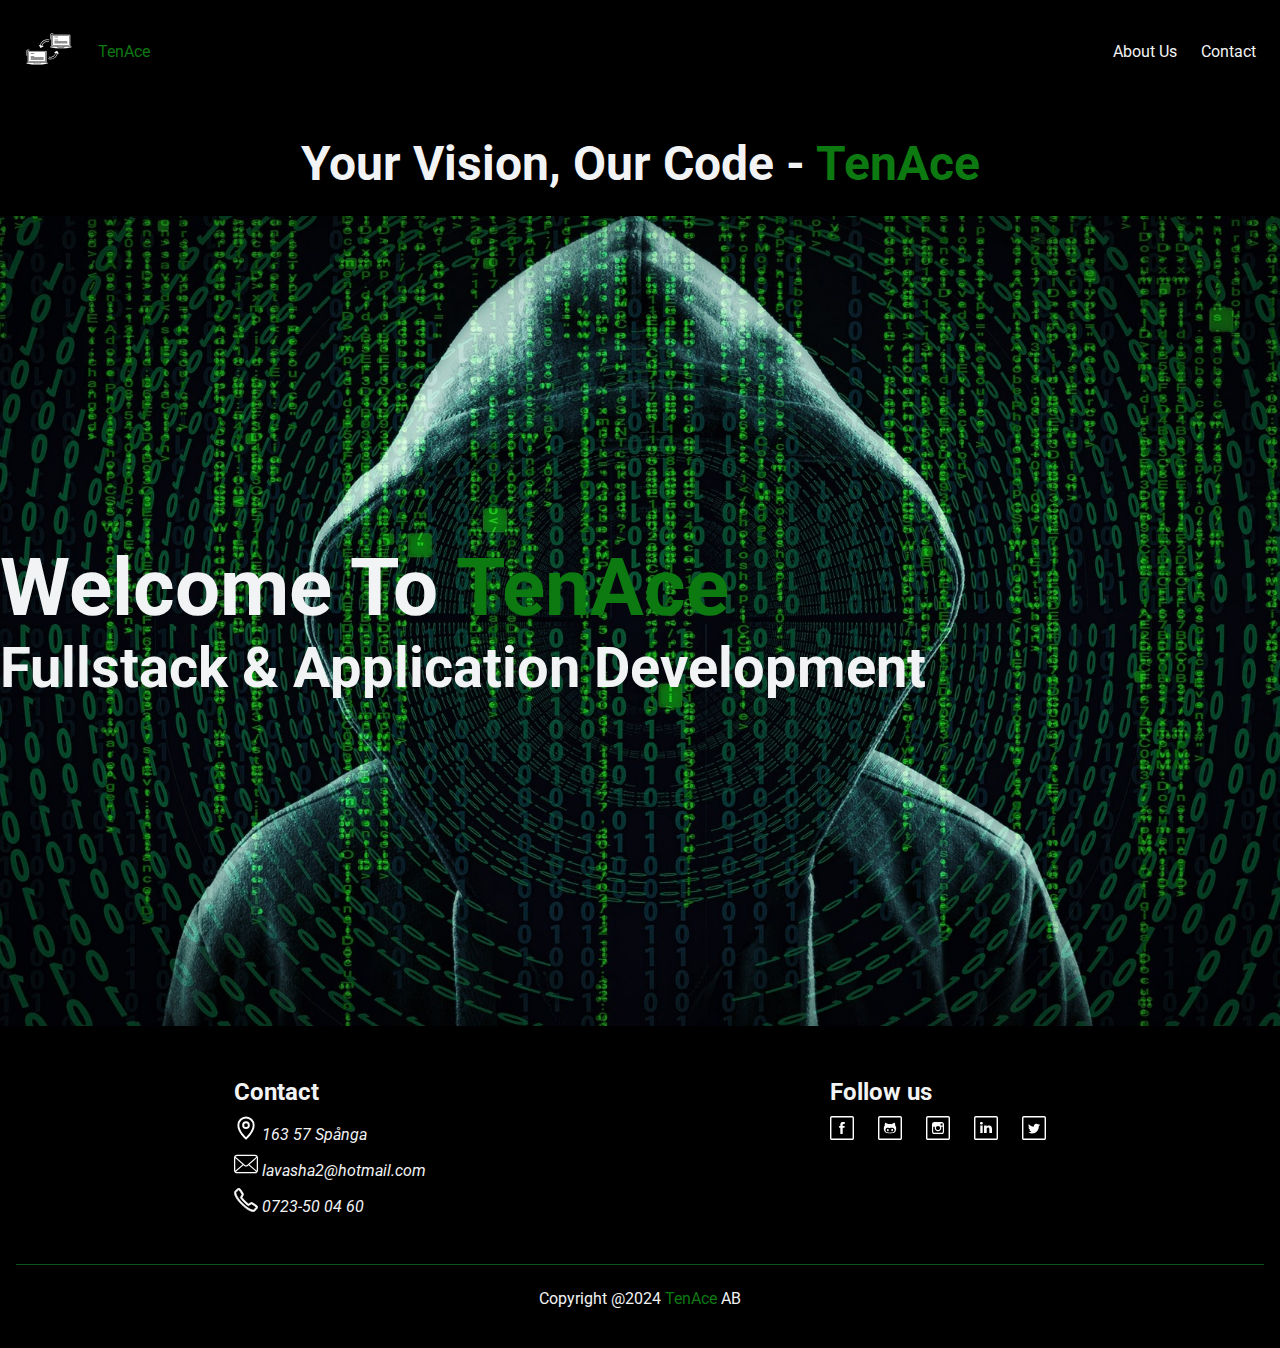
<file: html/index.html>
<!DOCTYPE html>
<html lang="en">
<head>
    <meta charset="UTF-8">
    <meta name="viewport" content="width=device-width, initial-scale=1.0">
    <title>TenAce</title>
    <link rel="stylesheet" href="./styles/styles.css">
    <link rel="stylesheet" href="./styles/global.css">
    <link rel="preconnect" href="https://fonts.googleapis.com">
    <link rel="preconnect" href="https://fonts.gstatic.com" crossorigin>
    <link href="https://fonts.googleapis.com/css2?family=Roboto&display=swap" rel="stylesheet">
</head>
<body>
    <header class="header">
        <div class="left-nav">
            <a class="nav-logo" href="./index.html"> <img src="./styles/images/computer-connection-link-svgrepo-com (2).svg" alt="tenace logo"></a>
            <a class="nav-link_brand" href="./index.html" id="menu-item_selected">TenAce</a>
        </div>
        <nav class="nav-bar">
            <a class="nav-link" href="./aboutus.html">About Us</a>
            <a class="nav-link" href="./contact.html">Contact</a>
        </nav>
    </header>

    <h1 class="page-title">Your Vision, Our Code - <span class="tenace">TenAce</span></h1>

    <section class="main-content">
        <div class="intro-container">
            <div class="intro-text">
                <h2>Welcome To <span class="tenace">TenAce</span></h2>
                <h3>Fullstack & Application Development</h3>
            </div>
        </div>
    </section>

    <section class="footer-section">
        <nav class="social-nav">
            <h3 class="social-title">Follow us</h3>
            <ul class="social-list">
                <li class="social-item">
                    <a href="#" class="social-link"> 
                        <img class="social-icon" src="./styles/images/facebook-rounded-border-svgrepo-com.svg" alt="facebook-link"> 
                    </a>
                </li>
                <li class="social-item">
                    <a href="#" class="social-link"> 
                        <img class="social-icon" src="./styles/images/github-rounded-border-svgrepo-com.svg" alt="github-link"> 
                    </a>
                </li>
                <li class="social-item">
                    <a href="#" class="social-link">  
                        <img class="social-icon" src="./styles/images/instagram-rounded-border-svgrepo-com.svg" alt="instagram-link"> 
                    </a>
                </li>
                <li class="social-item">
                    <a href="#" class="social-link"> 
                        <img class="social-icon" src="./styles/images/linkedin-rounded-border-svgrepo-com.svg" alt="linkedin-link"> 
                    </a>
                </li>
                <li class="social-item">
                    <a href="#" class="social-link"> 
                        <img class="social-icon" src="./styles/images/twitter-rounded-border-svgrepo-com.svg" alt="twitter-link"> 
                    </a>
                </li>
            </ul>
        </nav>

        <div class="contact-container">
            <h3 class="contact-title">Contact</h3>
            <address class="contact-address">
                <p class="contact-text">
                    <img class="contact-icon" src="./styles/images/pin-destination-svgrepo-com (1).svg" alt="destination icon"> 
                    163 57 Spånga
                </p>
                <p class="contact-text">
                    <img class="contact-icon" src="./styles/images/email-9-svgrepo-com (1).svg" alt="email icon"> 
                    lavasha2@hotmail.com
                </p>
                <p class="contact-text">
                    <img class="contact-icon" src="./styles/images/phone-svgrepo-com (1).svg" alt="phone icon"> 
                    0723-50 04 60
                </p>
            </address>
        </div>
    </section>


    <footer class="footer">
        <p>Copyright @2024 <span class="tenace">TenAce</span> AB</p>
    </footer>

    </body>
    </html>
</file>
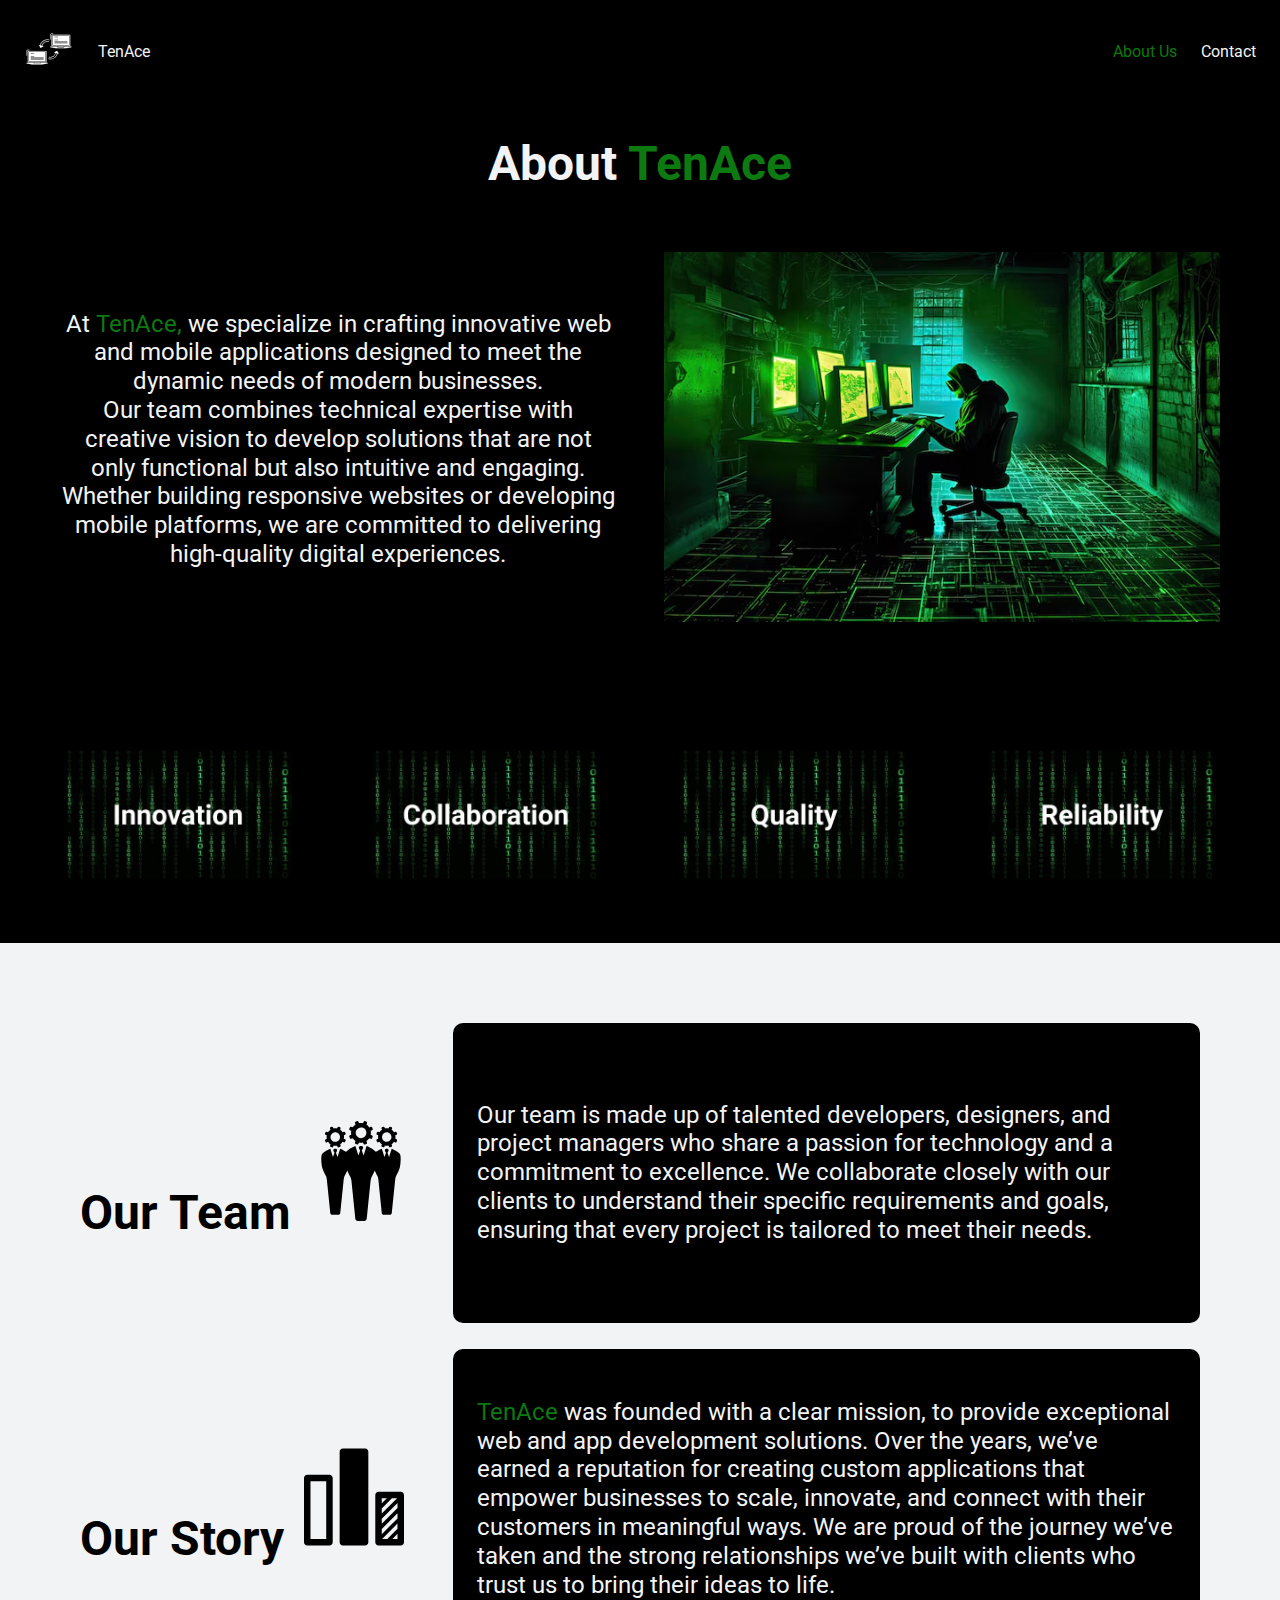
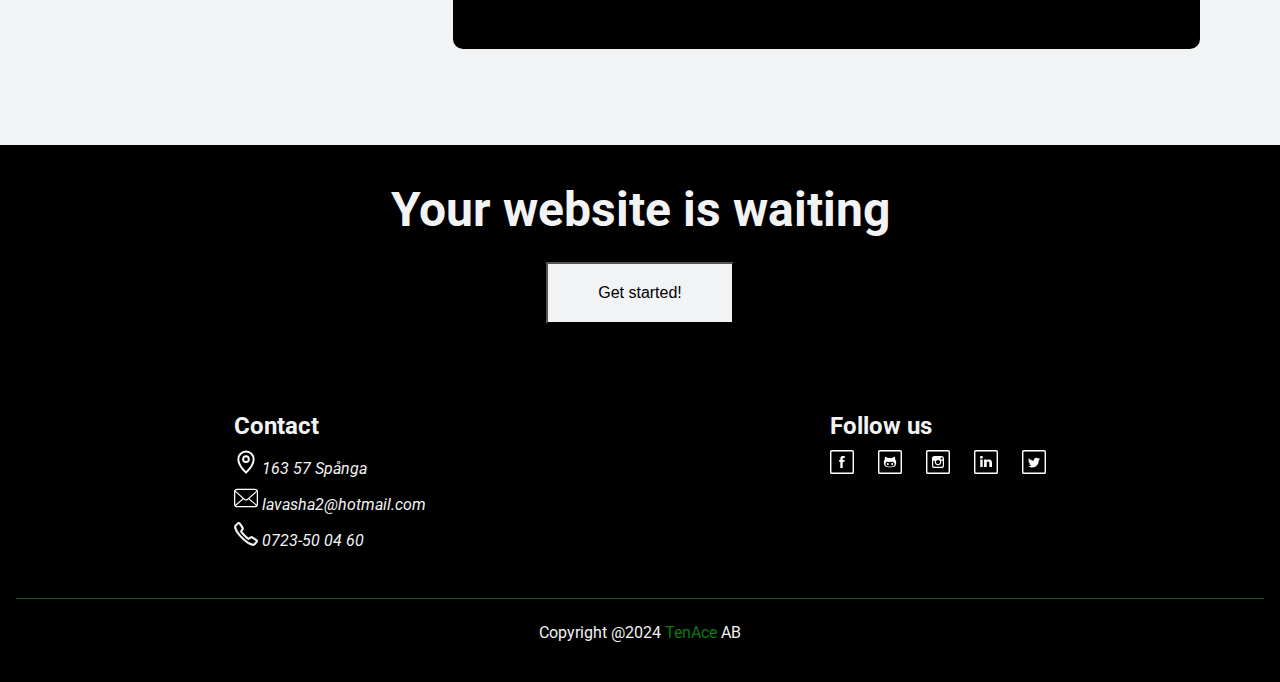
<file: html/aboutus.html>
<!DOCTYPE html>
<html lang="en">
<head>
    <meta charset="UTF-8">
    <meta name="viewport" content="width=device-width, initial-scale=1.0">
    <title>TenAce</title>
    <link rel="stylesheet" href="./styles/aboutus.css">
    <link rel="stylesheet" href="./styles/global.css">
    <link rel="preconnect" href="https://fonts.googleapis.com">
    <link rel="preconnect" href="https://fonts.gstatic.com" crossorigin>
    <link href="https://fonts.googleapis.com/css2?family=Roboto&display=swap" rel="stylesheet">
</head>
<body>
    <header class="header">
        <div class="left-nav">
            <a class="nav-logo" href="./index.html"> <img src="./styles/images/computer-connection-link-svgrepo-com (2).svg" alt="logo"</a>
            <a class="nav-link_brand" href="./index.html">TenAce</a>
        </div>
        <nav class="nav-bar">
            <a class="nav-link" href="./aboutus.html" id="menu-item_selected">About Us</a>
            <a class="nav-link" href="./contact.html">Contact</a>
        </nav>
    </header>

    <h1 class="page-title">About <span class="tenace">TenAce</span></h1>

    <section class="tenace-intro_container">
        <div class="tenace-intro">
            <p>At <span class="tenace">TenAce,</span> we specialize in crafting innovative web and mobile applications designed to meet the dynamic needs of modern businesses.</p>
            <p>Our team combines technical expertise with creative vision to develop solutions that are not only functional but also intuitive and engaging. Whether building responsive websites or developing mobile platforms, we are committed to delivering high-quality digital experiences.</p>
        </div>
        <div class="tenace-intro">
            <img src="./styles/images/computer2.avif">
        </div>
    </section>

    <section class="info-section">
        <div class="info-card">
            <img src="./styles/images/Untitled presentation-2.jpg" class="info-image">
            <div class="info-card_hover">
                <p class="info-text">We are always looking for new ways to solve problems, ensuring that our solutions are forward-thinking and adaptable.</p>
            </div>
        </div>
        <div class="info-card">
            <img src="./styles/images/Untitled presentation-3.jpg" class="info-image">
            <div class="info-card_hover">
                <p class="info-text">We work side-by-side with our clients throughout the development process to ensure that their vision is realized every step of the way.</p>
            </div>
        </div>
        <div class="info-card">
            <img src="./styles/images/Untitled presentation-4.jpg" class="info-image">
            <div class="info-card_hover">
                <p class="info-text">We prioritize excellence in everything we do, from the initial design phase to the final product.</p>
            </div>
        </div>
        <div class="info-card">
            <img src="./styles/images/Untitled presentation-5.jpg" class="info-image">
            <div class="info-card_hover">
                <p class="info-text">Our solutions are built to last. We ensure that your web and mobile applications are scalable, secure, and future-proof.</p>
            </div>
        </div>
    </section>

    <section class="company-info">
        <div class="info-item">
            <div class="team-info">
                <h2>Our Team <img src="./styles/images/group.svg"></h2>
            </div>
            <div class="team-info_text">
                <p>Our team is made up of talented developers, designers, and project managers who share a passion for technology and a commitment to excellence. We collaborate closely with our clients to understand their specific requirements and goals, ensuring that every project is tailored to meet their needs.</p>
            </div>
        </div>
        <div class="info-item" id="info-item_two">
            <div class="story-info">
                <h2>Our Story <img src="./styles/images/story.svg"></h2>
            </div>
            <div class="story-info_text">
                <p><span class="tenace">TenAce</span> was founded with a clear mission, to provide exceptional web and app development solutions. Over the years, we’ve earned a reputation for creating custom applications that empower businesses to scale, innovate, and connect with their customers in meaningful ways. We are proud of the journey we’ve taken and the strong relationships we’ve built with clients who trust us to bring their ideas to life. </p>
            </div>
        </div>
    </section>
    
    <div class="callout-container">
        <h2 class="callout-text">Your website is waiting</h2>
        <a href="./contact.html"><button class="callout-button" type="button">Get started!</button></a>
    </div>

    <section class="footer-section">
        <nav class="social-nav">
            <h3 class="social-title">Follow us</h3>
            <ul class="social-list">
                <li class="social-item">
                    <a href="#" class="social-link"> 
                        <img class="social-icon" src="./styles/images/facebook-rounded-border-svgrepo-com.svg" alt="facebook-link"> 
                    </a>
                </li>
                <li class="social-item">
                    <a href="#" class="social-link"> 
                        <img class="social-icon" src="./styles/images/github-rounded-border-svgrepo-com.svg" alt="github-link"> 
                    </a>
                </li>
                <li class="social-item">
                    <a href="#" class="social-link">  
                        <img class="social-icon" src="./styles/images/instagram-rounded-border-svgrepo-com.svg" alt="instagram-link"> 
                    </a>
                </li>
                <li class="social-item">
                    <a href="#" class="social-link"> 
                        <img class="social-icon" src="./styles/images/linkedin-rounded-border-svgrepo-com.svg" alt="linkedin-link"> 
                    </a>
                </li>
                <li class="social-item">
                    <a href="#" class="social-link"> 
                        <img class="social-icon" src="./styles/images/twitter-rounded-border-svgrepo-com.svg" alt="twitter-link"> 
                    </a>
                </li>
            </ul>
        </nav>

        <div class="contact-container">
            <h3 class="contact-title">Contact</h3>
            <address class="contact-address">
                <p class="contact-text">
                    <img class="contact-icon" src="./styles/images/pin-destination-svgrepo-com (1).svg" alt="destination icon"> 
                    163 57 Spånga
                </p>
                <p class="contact-text">
                    <img class="contact-icon" src="./styles/images/email-9-svgrepo-com (1).svg" alt="email icon"> 
                    lavasha2@hotmail.com
                </p>
                <p class="contact-text">
                    <img class="contact-icon" src="./styles/images/phone-svgrepo-com (1).svg" alt="phone icon"> 
                    0723-50 04 60
                </p>
            </address>
        </div>
    </section>


    <footer class="footer">
        <p>Copyright @2024 <span class="tenace">TenAce</span> AB</p>
    </footer>
    
    </body>
    </html>
</file>
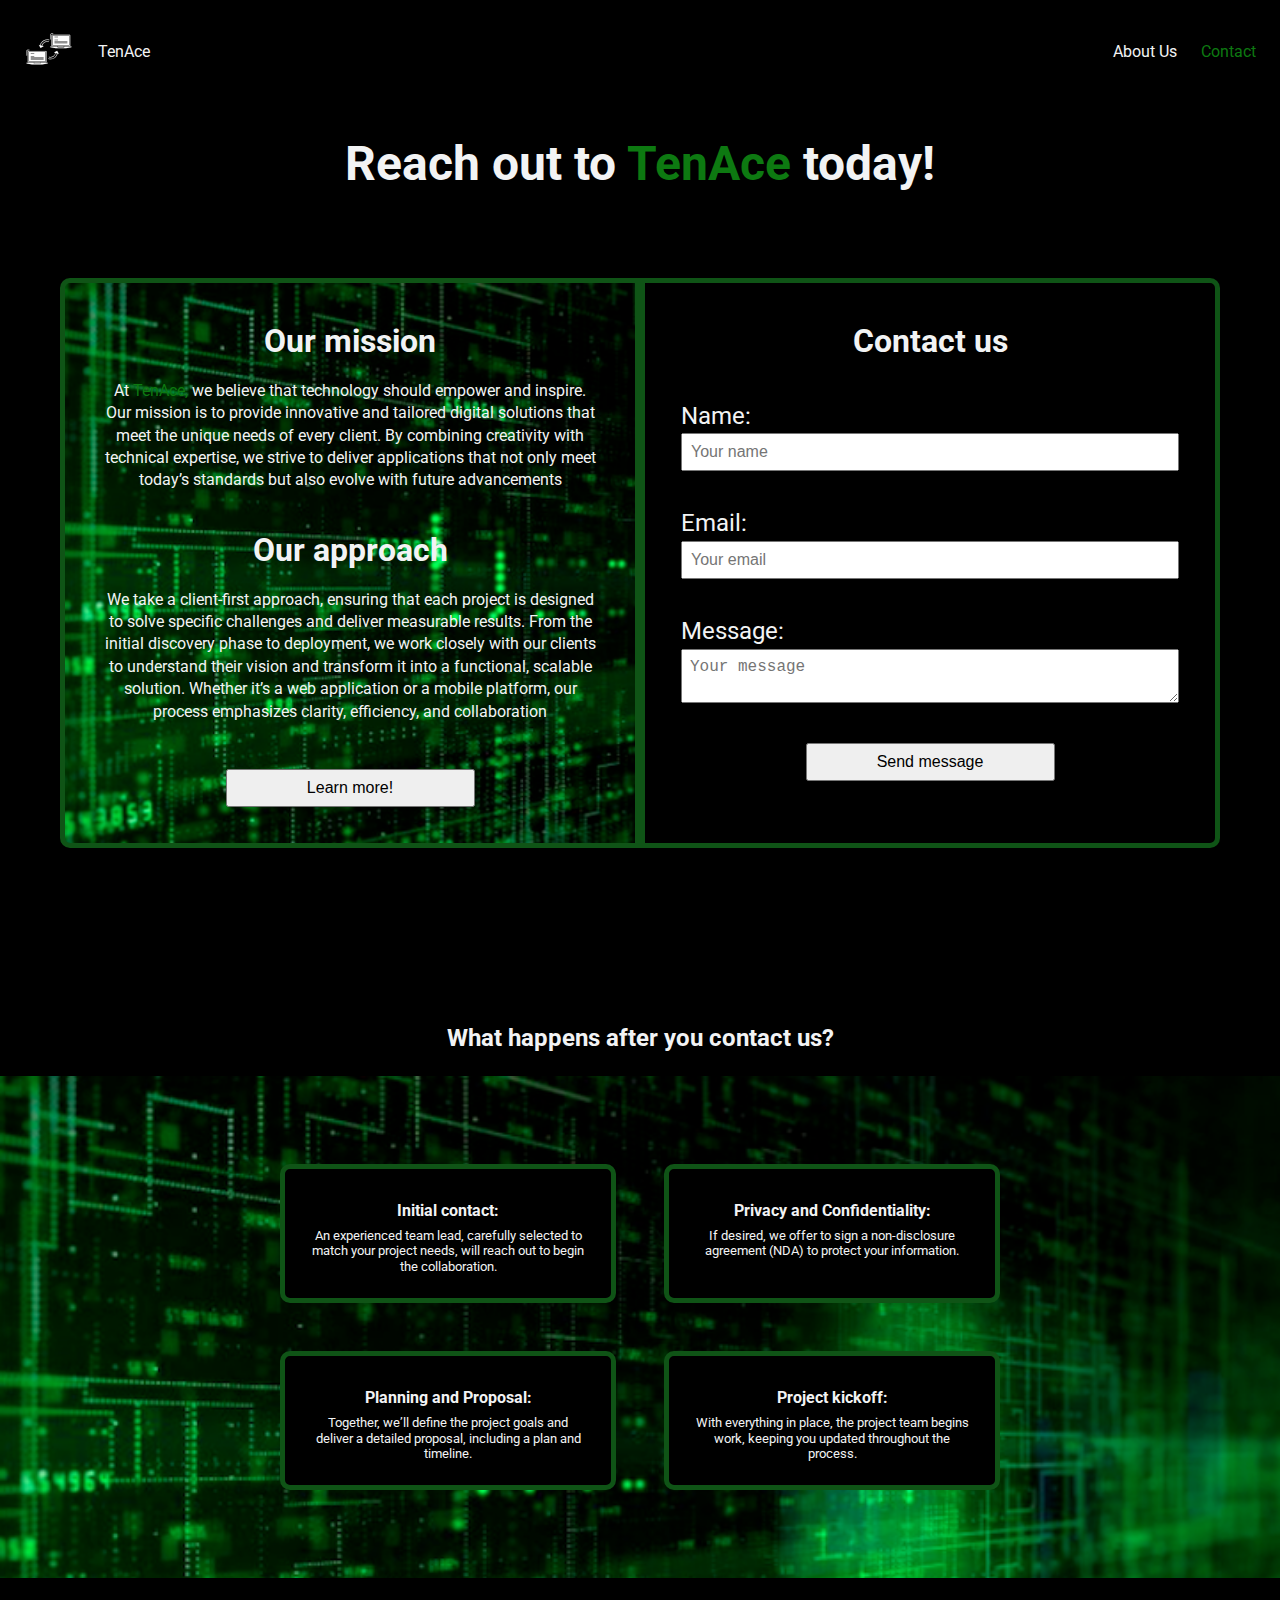
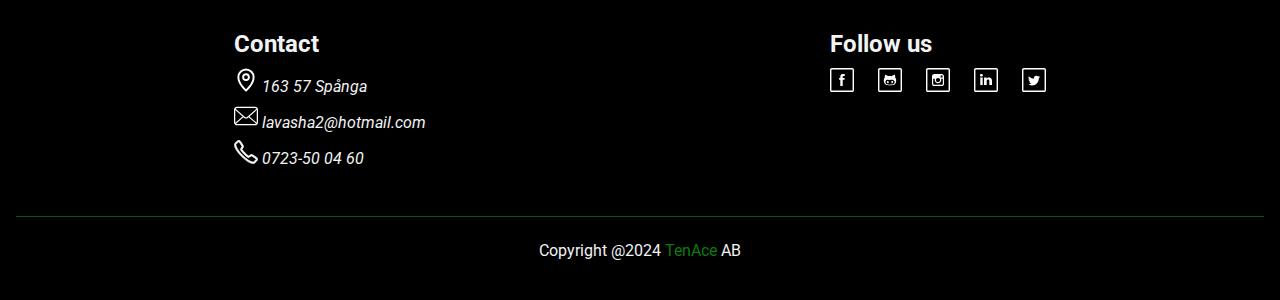
<file: html/contact.html>
<!DOCTYPE html>
<html lang="en">
<head>
    <meta charset="UTF-8">
    <meta name="viewport" content="width=device-width, initial-scale=1.0">
    <title>TenAce</title>
    <link rel="stylesheet" href="./styles/contact.css">
    <link rel="stylesheet" href="./styles/global.css">
    <link rel="preconnect" href="https://fonts.googleapis.com">
    <link rel="preconnect" href="https://fonts.gstatic.com" crossorigin>
    <link href="https://fonts.googleapis.com/css2?family=Roboto&display=swap" rel="stylesheet">
</head>
<body>
    <header class="header">
        <div class="left-nav">
            <a class="nav-logo" href="./index.html"> <img src="./styles/images/computer-connection-link-svgrepo-com (2).svg" alt="logo"</a>
            <a class="nav-link_brand" href="./index.html">TenAce</a>
        </div>
        <nav class="nav-bar">
            <a class="nav-link" href="./aboutus.html">About Us</a>
            <a class="nav-link" href="./contact.html" id="menu-item_selected">Contact</a>
        </nav>
    </header>

    <h1 class="page-title">Reach out to <span class="tenace">TenAce</span> today!</h1>

    <section class="main-content">
        <div class="info-section">
            <div class="info-text">
                <h2>Our mission</h2>
                <p>At<span class="tenace"> TenAce, </span>  we believe that technology should empower and inspire. Our mission is to provide innovative and tailored digital solutions that meet the unique needs of every client. By combining creativity with technical expertise, we strive to deliver applications that not only meet today’s standards but also evolve with future advancements</p>
            </div>
            <div class="info-text second">
                <h2>Our approach</h2>
                <p>We take a client-first approach, ensuring that each project is designed to solve specific challenges and deliver measurable results. From the initial discovery phase to deployment, we work closely with our clients to understand their vision and transform it into a functional, scalable solution. Whether it’s a web application or a mobile platform, our process emphasizes clarity, efficiency, and collaboration</p>
            </div>
            <div class="but">
            <button type="button" class="button">Learn more!</button>
            </div>
        </div>
        <div class="contact-section">
            <h2>Contact us</h2>
            <form class="form" action="mailto:lavasha2@hotmail.com" method="post" enctype="text/plain">
                <div class="contact-form">
                    <label for="username">Name:</label>
                    <input name="username" type="text" id="username" placeholder="Your name" required>
                </div>
                <div class="contact-form">
                    <label for="useremail">Email:</label>
                    <input name="useremail" type="email" id="useremail" placeholder="Your email" required>
                </div>
                <div class="contact-form">
                    <label for="usermessage">Message:</label>
                    <textarea name="usermessage" id="usermessage" placeholder="Your message" required></textarea>
                </div>
                <div class="but">
                <button type="submit" class="button">Send message</button>
                </div>
            </form>
        </div>
    </section>


    <section class="contact-steps">
        <h2 class="steps-heading">What happens after you contact us?</h2>
        <div class="steps-list">
            <div class="step">
                <h3 class="step-title">Initial contact:</h3>
                <p class="step-text">An experienced team lead, carefully selected to match your project needs, will reach out to begin the collaboration.</p>
            </div>
            <div class="step">
                <h3 class="step-title">Privacy and Confidentiality:</h3>
                <p class="step-text">If desired, we offer to sign a non-disclosure agreement (NDA) to protect your information.</p>
            </div>
            <div class="step">
                <h3 class="step-title">Planning and Proposal:</h3>
                <p class="step-text">Together, we’ll define the project goals and deliver a detailed proposal, including a plan and timeline.</p>
            </div>
            <div class="step">
                <h3 class="step-title">Project kickoff:</h3>
                <p class="step-text">With everything in place, the project team begins work, keeping you updated throughout the process.</p>
            </div>
        </div>
    </section>

    <section class="footer-section">
        <nav class="social-nav">
            <h3 class="social-title">Follow us</h3>
            <ul class="social-list">
                <li class="social-item">
                    <a href="#" class="social-link"> 
                        <img class="social-icon" src="./styles/images/facebook-rounded-border-svgrepo-com.svg" alt="facebook-link"> 
                    </a>
                </li>
                <li class="social-item">
                    <a href="#" class="social-link"> 
                        <img class="social-icon" src="./styles/images/github-rounded-border-svgrepo-com.svg" alt="github-link"> 
                    </a>
                </li>
                <li class="social-item">
                    <a href="#" class="social-link">  
                        <img class="social-icon" src="./styles/images/instagram-rounded-border-svgrepo-com.svg" alt="instagram-link"> 
                    </a>
                </li>
                <li class="social-item">
                    <a href="#" class="social-link"> 
                        <img class="social-icon" src="./styles/images/linkedin-rounded-border-svgrepo-com.svg" alt="linkedin-link"> 
                    </a>
                </li>
                <li class="social-item">
                    <a href="#" class="social-link"> 
                        <img class="social-icon" src="./styles/images/twitter-rounded-border-svgrepo-com.svg" alt="twitter-link"> 
                    </a>
                </li>
            </ul>
        </nav>

        <div class="contact-container">
            <h3 class="contact-title">Contact</h3>
            <address class="contact-address">
                <p class="contact-text">
                    <img class="contact-icon" src="./styles/images/pin-destination-svgrepo-com (1).svg" alt="destination icon"> 
                    163 57 Spånga
                </p>
                <p class="contact-text">
                    <img class="contact-icon" src="./styles/images/email-9-svgrepo-com (1).svg" alt="email icon"> 
                    lavasha2@hotmail.com
                </p>
                <p class="contact-text">
                    <img class="contact-icon" src="./styles/images/phone-svgrepo-com (1).svg" alt="phone icon"> 
                    0723-50 04 60
                </p>
            </address>
        </div>
    </section>

    <footer class="footer">
        <p>Copyright @2024 <span class="tenace">TenAce</span> AB</p>
    </footer>

    </body>
    </html>
</file>
<file: html/styles/styles.css>
.main-content {
    margin-top: 24px;
}

.intro-container {
    background-image: url(./images/Hacker-Cyber-Security-Internet-Sectricity\ \(1\).jpg);
    background-size: cover;
    background-repeat: no-repeat;
    background-position: center;
    width: 100%;
    height: 100%;
    display: flex;
    align-items: center;
    padding: 13vh 0;
}

.intro-container h2 {
    font-size: var(--font-size-h1);
}
.intro-container h3 {
    font-size: var(--font-size-h2);
}

.intro-text {
    color: var(--text-color);
}

@media screen and (min-width: 800px) {

    .intro-container h2 {
        font-size: 5rem;
    }

    .intro-container h3 {
        font-size: 3.5rem;
    }
}

@media  screen and (min-width: 1000px) {
    .intro-container {
        height: 90vh;
      }
}
</file>
<file: html/styles/global.css>
:root {
    --background-color: #000000;
    --header-footer: #1B1B1B;
    --text-color: #F2F3F4;
    --text-hover: #0f5416;
    --text-light: #0d7911;
    --font-size-h1: 3rem;
    --font-size-h2: 2rem;
    --font-size-h3: 1.5rem;
    --font-size-h4: 1rem;
    --font-size-h5: 0.8rem;
    --font-size-p: 0.8rem;
}

* {
    box-sizing: border-box;
    margin: 0;
    padding: 0;
}

html {
    font-family: "Roboto", sans-serif;
}

body {
    background-color: var(--background-color);
    display: flex;
    flex-direction: column;
    min-height: 100vh;
}

.header {
    display: flex;
    justify-content: space-between;
    padding: 24px;
    position: fixed;
    width: 100%;
    z-index: 1;
    background-color: var(--background-color);
}

.left-nav {
    display: flex;
    align-items: center;
    gap: 24px;
}

.nav-logo img {
    height: 50px;
    width: 50px;
}

.nav-link {
    text-decoration: none;
    color: var(--text-color);
}

.nav-link_brand {
    text-decoration: none;
    color: var(--text-color);
}

.nav-bar {
    display: flex;
    align-items: center;
    gap: 24px;
}

#menu-item_selected {
    color: var(--text-light);
}

.page-title {
    color: var(--text-color);
    text-align: center;
    font-size: var(--font-size-h3);
    margin-top: 15vh;
}

.tenace {
    color: var(--text-light);
}

.footer-section {
    background-color: var(--background-color);
    color: #F2F3F4;
    padding: 16px;
    margin: 16px;
}

.footer-section h3 {
    font-size: var(--font-size-h3);
    margin: 20px 0 10px 0;
}

.footer-section img {
    width: 24px;
    height: 24px;
}

.social-list {
    list-style-type: none;
    display: flex;
    gap: 24px;
}

.contact-container h3 {
    margin: 20px 0 10px 0;
}

.contact-address {
    display: flex;
    flex-direction: column;
    gap: 8px;
}

.footer {
    color: var(--text-color);
    display: flex;
    justify-content: center;
    padding: 24px;
    margin: 16px;
    border-top: 1px solid var(--text-hover);
}

@media screen and (min-width: 800px) {

    .nav-bar a {
    text-decoration: none;
    transition: color 0.2s, border-bottom 0.3s;
    position: relative;
    }

    .nav-link:hover {
        color: #0e9513;
        border-bottom: 2px solid #0e9513;
    }

    .left-nav a {
        text-decoration: none;
        transition: color 0.2s, border-bottom 0.3s;
        position: relative;
    }

    .nav-link_brand:hover {
        color: #0e9513;
        border-bottom: 2px solid #0e9513;
    }

    #menu-item_selected {
        color: var(--text-light);
    }

    .page-title {
        font-size: var(--font-size-h1);
        animation-name: bounceIn;
        animation: bounceIn 2s ease;
    }    
    

    @keyframes bounceIn {
        0% {
            transform: scale(0);
            opacity: 0;
        }
        100% {
            transform: scale(1);
            opacity: 1;
        } 
    }

     .footer-section {
        display: flex;
        justify-content: space-around;
        flex-direction: row-reverse;
    }

}
</file>
<file: html/styles/aboutus.css>
.about-tenace {
    color: var(--text-color);
    text-align: center;
    font-size: var(--font-size-h3);
    margin-top: 15vh;
}

.tenace {
    color: var(--text-light);
}

.tenace-intro_container {
    background-color: var(--background-color);
}

.tenace-intro {
    padding: 24px;
    text-align: center;
}

.tenace-intro p {
    color: var(--text-color);
    line-height: 1.2;
}

.tenace-intro img {
    width: 100%;
}

.info-section {
    padding: 24px;
}

.info-card {
    padding: 16px;
    margin: 24px;
}

.info-image {
    max-width: 100%;
    border-radius: 5px;
}

.info-text {
    color: var(--text-color);
    text-align: center;
    line-height: 1.2;
}

.company-info {
    background-color: var(--text-color);
    width: 100%;
}

.info-item {
    margin:10px;
    text-align: center;
}

.team-info {
    font-size: var(--font-size-h2);
    margin-bottom: 8px;
}

.team-info img {
    border-radius: 10px;
    padding: 8px;
}

.team-info_text {
    font-size: var(--font-size-h4);
    line-height: 1.2;
    margin-bottom: 16px;
    padding: 24px;
    background-color: var(--background-color);
    color: var(--text-color);
    border-radius: 10px;
}

.story-info {
    font-size: var(--font-size-h2);
    margin-bottom: 8px;
}

.story-info img {
    border-radius: 10px;
    padding: 8px;
}

.story-info_text {
    font-size: var(--font-size-h4);
    line-height: 1.2;
    margin-bottom: 16px;
    padding: 24px;
    background-color: var(--background-color);
    color: var(--text-color);
    border-radius: 10px;
}

.callout-container {
    background-color: transparent;
    padding: 36px;
    text-align: center;
}

.callout-text {
    color: var(--text-color);
    font-size: var(--font-size-h3);
    margin-bottom: 24px;
}

.callout-button {
    padding: 10px 30px;
    background-color: var(--text-light);
    color: var(--text-color);
}

@media screen and (min-width: 800px) {
    
    .tenace-intro_container {
        display: flex;
        margin: 36px;
        align-items: center;
    }

    .tenace-intro {
        width: 50%;
    }

    .company-info {
        padding: 70px;
    }

    .info-text {
        font-size: var(--font-size-h2);
        line-height: 1.4;
    }

    .info-item {
        display: grid;
        grid-template-columns: 1fr 2fr;
        animation-timeline: scroll();
        animation-name: scrollPage;
    }


    @keyframes scrollPage {
        0% {
            transform: scaleX(0);
        }
        50% {
            transform: scale(0.5);
        }
        100% {
            transform: scaleX(1);
        }
    }

    .team-info, .story-info {
        display: flex;
        flex-direction: column;
        text-align: left;
        justify-content: center;
    }

    .team-info_text, .story-info_text {
        font-size: var(--font-size-h4); 
        display: flex;
        flex-direction: column;
        text-align: left;
        justify-content: center;
        height: 300px;
    }

    .team-info {
        transition: all .2s ease-in-out;
    }

    .team-info:hover {
        transform: scale(0.7);
    }

    .story-info {
        transition: all .2s ease-in-out;
    }

    .story-info:hover {
        transform: scale(0.7);
    }

    .callout-text {
        font-size: var(--font-size-h1);
    }

    .callout-button {
        padding: 20px 50px;
        font-size: var(--font-size-h4);
        background-color: var(--text-color);
        color: var(--background-color);
    }

    .callout-button:hover {
        background-color: var(--text-hover);
        color: var(--text-color);
        transition: 0.3s;
    }
}

@media screen and (min-width: 1000px) {

    .tenace-intro p {
        font-size: var(--font-size-h3);
    }

    .info-section {
        display: flex;
    }

    .info-card {
        position: relative;
        width: auto;
    }

    .info-image {
        display: block;
    }

    .info-card_hover {
        position: absolute;
        top: 0;
        bottom: 0;
        left: 0;
        right: 0;
        opacity: 0;
        transition: 1s ease;
        background-image: url(./images/Hacker-Cyber-Security-Internet-Sectricity\ \(1\).jpg);
        border-radius: 10px;
        padding: 16px;
    }

    .info-card:hover .info-card_hover {
        opacity: 1;
        scale: 1.1;
    }

    .info-text {
        font-size: var(--font-size-h5);
        align-items: center;
        position: absolute;
    }

    .team-info_text {
        font-size: var(--font-size-h3);
    }

    .story-info_text {
        font-size: var(--font-size-h3);
    }
}
</file>
<file: html/styles/contact.css>
.main-content {
    display: flex;
    flex-direction: column;
    flex-grow: 1;
    padding: 24px;
    gap: 36px;
}

.info-section {
    color: var(--text-color);
    background-color: transparent;
    padding: 36px;
    line-height: 1.4;
    border: 5px solid var(--text-hover);
    text-align: center;
}

.info-section h2 {
    font-size: var(--font-size-h3);
    text-align: center;
    text-decoration-line: underline;
    margin-bottom: 16px;
}

.info-section p {
    font-size: var(--font-size-p);
}

.info-section button {
    width: 100%;
    padding: 8px;
    font-size: var(--font-size-p);
}

.info-text {
    margin-bottom: 36px;
}

.tenace {
    color: var(--text-light);
}

.contact-section {
    color: var(--text-color);
    background-color: transparent;
    border: 5px solid var(--text-hover);
    padding: 36px;
    line-height: 1.4;
}

.contact-section h2 {
    font-size: var(--font-size-h3);
    text-align: center;
    margin-bottom: 16px;
    text-decoration-line: underline;
}

.contact-form {
    margin-bottom: 36px;
    font-size: var(--font-size-p);
}

.contact-section input,
.contact-section textarea,
.contact-section button {
    padding: 8px;
    width: 100%;
    font-size: var(--font-size-p);
}

.contact-section button {
    font-size: var(--font-size-p);
}

.contact-steps {
    background-color: var(--background-color);
    color: var(--text-color);
}

.steps-heading {
    text-align: center;
    font-size: var(--font-size-h3);
    margin: 24px;
}

.step {
    margin: 24px;
    background-color: var(--background-color);
    text-align: center;
    line-height: 1.2;
    padding: 8px;
    border: 5px solid var(--text-hover);
    color: var(--text-color);
}

.step-title {
    padding: 8px;
    font-size: var(--font-size-h4);
}

.step-text {
    font-size: var(--font-size-p);
}

@media screen and (min-width: 800px) {
    
    .main-content {
        display: flex;
        flex-direction: row;
        gap: 0;
        justify-content: center;
        margin: 36px;
        padding-top: 50px;
    }

    .info-section {
        width: 100%;
        background-image: url(./images/Untitled.png);
        background-size: cover;
        border-radius: 10px 0 0 10px;
    }

    .info-section h2 {
        text-decoration: none;
    }

    .info-section button {
        width: 50%;
        transition: 0.3s ease;
    }

    .info-text {
        transition: 0.3s;
    }

    .info-text:hover {
        background-color: var(--text-light);
        background: rgba(51, 170, 51, .5);
        border-radius: 5px;
        transform: scale(1.1);
    }

    .info-text:hover .tenace {
        color: var(--background-color);
    }
    
    .contact-section {
        width: 100%;
        border-radius: 0 10px 10px 0;
    }

    .contact-section h2 {
        text-decoration: none;
        margin-bottom: 36px;
    }

    .contact-section button {
        width: 50%;
        display: block;
        margin: 15% auto 0;
        transition: 0.3s ease;
    }
    
    button:hover {
        background-color: var(--text-hover);
        color: white;
    }

    .steps-list {
        padding: 5% 20%;
    }

    .step {
        animation-timeline: scroll();
        animation-name: scrollPage;
        padding: 24px;
        border-radius: 10px;
    }

    @keyframes scrollPage {
        0% {
            transform: scaleX(0);
        }
        100% {
            transform: scaleX(1);
        }
    }
    
}

@media  screen and (min-width: 1000px) {

    .main-content {
        margin-bottom: 10%;
    }

    .info-text h2 {
        font-size: var(--font-size-h2);
    }

    .info-text p {
        font-size: var(--font-size-h4);
    }

    .contact-section h2 {
        font-size: var(--font-size-h2);
    }

   .contact-form label {
    font-size: var(--font-size-h3);
   }

    .contact-form input,
    .contact-form textarea {
        font-size: var(--font-size-h4);
    }

    .but button {
        font-size: var(--font-size-h4);
        margin-top: 10px;
    }

    .steps-heading {
        margin-bottom: 24px;
    }

    .steps-list {
        display: grid;
        grid-template-columns: 1fr 1fr;
        background: url(./images/Untitled.png);
        background-size: cover;
    }

    .step {
        border-radius: 10px;
        background-color: var(--background-color);
    }

    .step {
        animation-timeline: scroll();
        animation-name: scrollPage;
    }

    @keyframes scrollPage {
        0% {
            transform: scaleX(0);
        }
        100% {
            transform: scaleX(1);
        }
    }
}
</file>
